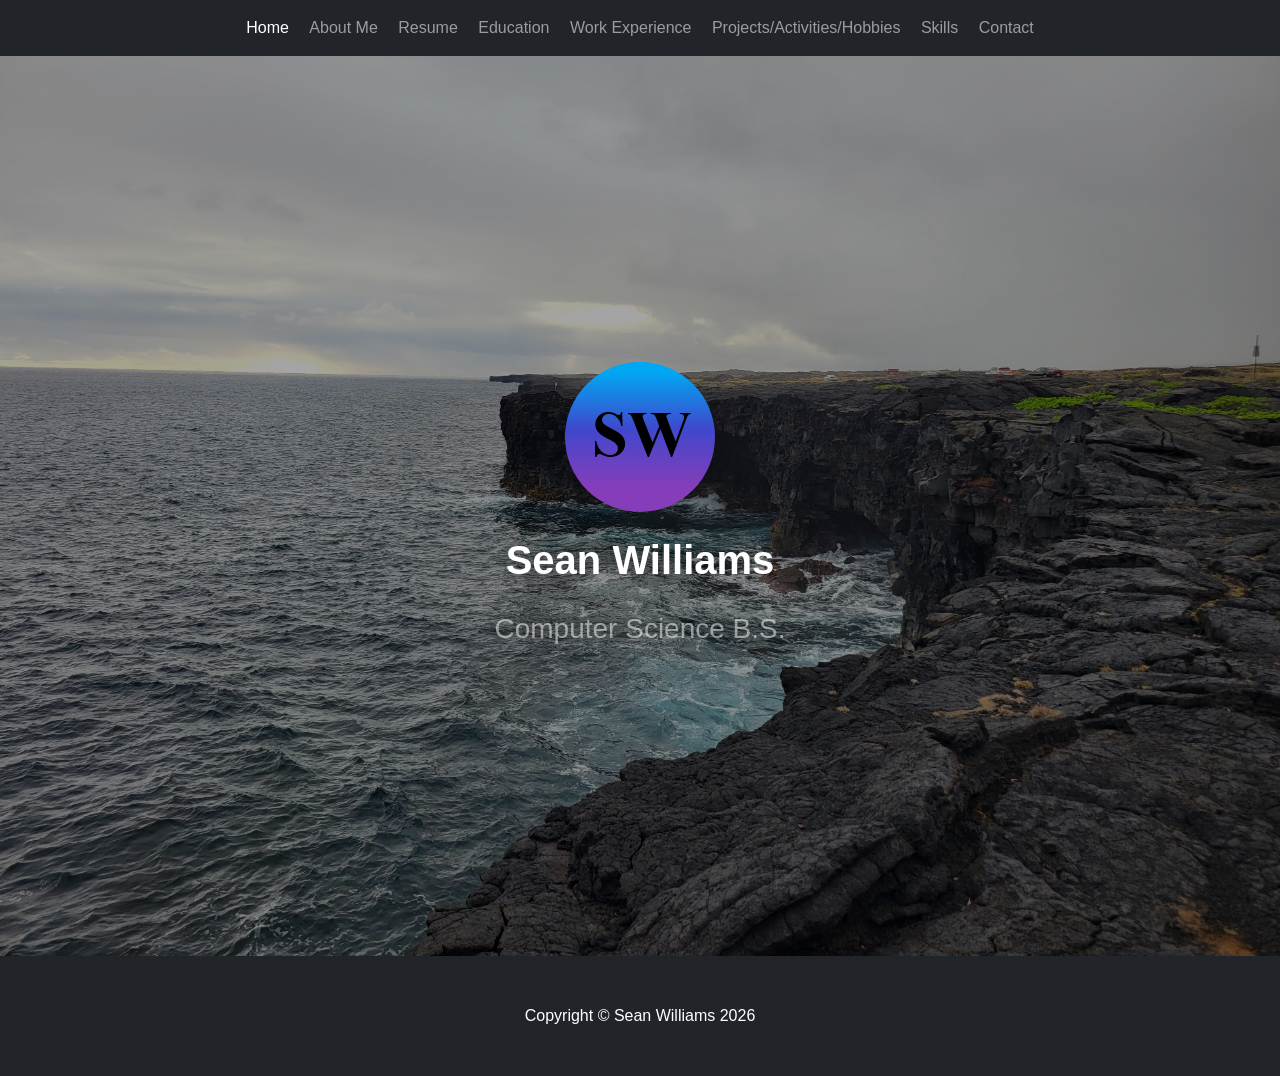
<file: index.html>
<!DOCTYPE html>
<html lang="en">
    <head>
        <meta charset="utf-8" />
        <meta name="viewport" content="width=device-width, initial-scale=1, shrink-to-fit=no" />
        <meta name="description" content="" />
        <meta name="author" content="Sean Williams" />
        <title>Sean Williams Professional Website</title>
        <!-- Favicon-->
        <link rel="icon" type="image/x-icon" href="assets/favicon.ico" />
        <!-- Core theme CSS (includes Bootstrap)-->
        <link href="css/styles.css" rel="stylesheet" />
        <link href="css/bg.css" rel="stylesheet" />
    </head>
    <body>
        <!-- Responsive navbar-->
        <nav class="navbar navbar-expand-lg navbar-dark bg-dark">
            <div class="container">
                <button class="navbar-toggler" type="button" data-bs-toggle="collapse" data-bs-target="#navbarSupportedContent" aria-controls="navbarSupportedContent" aria-expanded="false" aria-label="Toggle navigation"><span class="navbar-toggler-icon"></span></button>
                <div class="collapse navbar-collapse" id="navbarSupportedContent">
                    <ul class="navbar-nav ms-auto mb-2 mb-lg-0">
                        <li class="nav-item"><a class="nav-link active" aria-current="page" href="index.html">Home</a></li>
                        <li class="nav-item"><a class="nav-link" href="about.html">About Me</a></li>
                        <li class="nav-item"><a class="nav-link" href="resume.html">Resume</a></li>
                        <li class="nav-item"><a class="nav-link" href="education.html">Education</a></li>
                        <li class="nav-item"><a class="nav-link" href="work.html">Work Experience</a></li>
                        <li class="nav-item"><a class="nav-link" href="projects.html">Projects/Activities/Hobbies</a></li>
                        <li class="nav-item"><a class="nav-link" href="skills.html">Skills</a></li>
                        <li class="nav-item"><a class="nav-link" href="contact.html">Contact</a></li>
                    </ul>
                </div>
            </div>
        </nav>
        <!-- Header - set the background image for the header in the line below-->
        <header class="intro">
        <div class="intro-body">
            <div class="text-center my-5">
                <img class="img-fluid rounded-circle mb-4" src="assets/img/headshot.png" alt="..." />
                <h1 class="text-white fs-1 fw-bolder">Sean Williams</h1>
                <p class="text-white-50 mb-0 fs-3">Computer Science B.S.</p>
            </div>
        </div>
    </header>
        <!-- Footer-->
        <footer class="py-5 bg-dark">
            <div class="container"><p class="m-0 text-center text-white">Copyright &copy; Sean Williams 2026</p></div>
        </footer>
        <!-- Bootstrap core JS-->
        <script src="https://cdn.jsdelivr.net/npm/bootstrap@5.2.3/dist/js/bootstrap.bundle.min.js"></script>
        <!-- Core theme JS-->
        <script src="js/scripts.js"></script>
    </body>
</html>
</file>
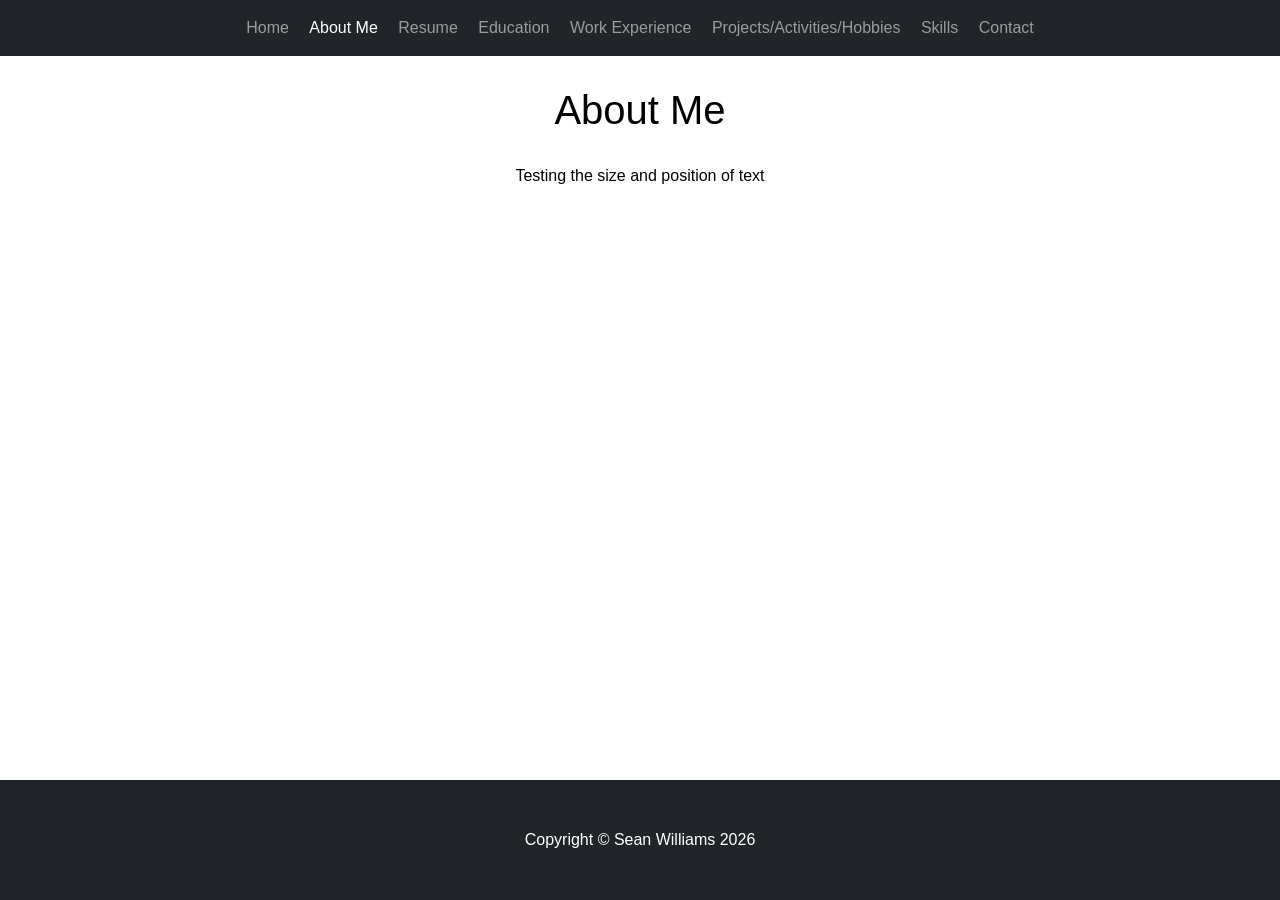
<file: about.html>
<!DOCTYPE html>
<html lang="en">
    <head>
        <meta charset="utf-8" />
        <meta name="viewport" content="width=device-width, initial-scale=1, shrink-to-fit=no" />
        <meta name="description" content="" />
        <meta name="author" content="Sean Williams" />
        <title>Sean Williams Professional Website</title>
        <!-- Favicon-->
        <link rel="icon" type="image/x-icon" href="assets/favicon.ico" />
        <!-- Core theme CSS (includes Bootstrap)-->
        <link href="css/styles.css" rel="stylesheet" />
        <link href="css/bg.css" rel="stylesheet" />
    </head>
    <body>
        <div class="footer">
        <!-- Responsive navbar-->
        <nav class="navbar navbar-expand-lg navbar-dark bg-dark">
            <div class="container">
                <button class="navbar-toggler" type="button" data-bs-toggle="collapse" data-bs-target="#navbarSupportedContent" aria-controls="navbarSupportedContent" aria-expanded="false" aria-label="Toggle navigation"><span class="navbar-toggler-icon"></span></button>
                <div class="collapse navbar-collapse" id="navbarSupportedContent">
                    <ul class="navbar-nav ms-auto mb-2 mb-lg-0">
                        <li class="nav-item"><a class="nav-link" aria-current="page" href="index.html">Home</a></li>
                        <li class="nav-item"><a class="nav-link active" href="about.html">About Me</a></li>
                        <li class="nav-item"><a class="nav-link" href="resume.html">Resume</a></li>
                        <li class="nav-item"><a class="nav-link" href="education.html">Education</a></li>
                        <li class="nav-item"><a class="nav-link" href="work.html">Work Experience</a></li>
                        <li class="nav-item"><a class="nav-link" href="projects.html">Projects/Activities/Hobbies</a></li>
                        <li class="nav-item"><a class="nav-link" href="skills.html">Skills</a></li>
                        <li class="nav-item"><a class="nav-link" href="contact.html">Contact</a></li>
                    </ul>
                </div>
            </div>
        </nav>
        <!-- Header - set the background image for the header in the line below-->
        <header>
            <div class = "spaced">
                <h1>About Me</h1>
            </div>
            <p>Testing the size and position of text</p>
        </header>
        </div>
        <!-- Footer-->
        <footer class="py-5 bg-dark">
            <div class="container"><p class="m-0 text-center text-white">Copyright &copy; Sean Williams 2026</p></div>
        </footer>
        <!-- Bootstrap core JS-->
        <script src="https://cdn.jsdelivr.net/npm/bootstrap@5.2.3/dist/js/bootstrap.bundle.min.js"></script>
        <!-- Core theme JS-->
        <script src="js/scripts.js"></script>
    </body>
</html>
</file>
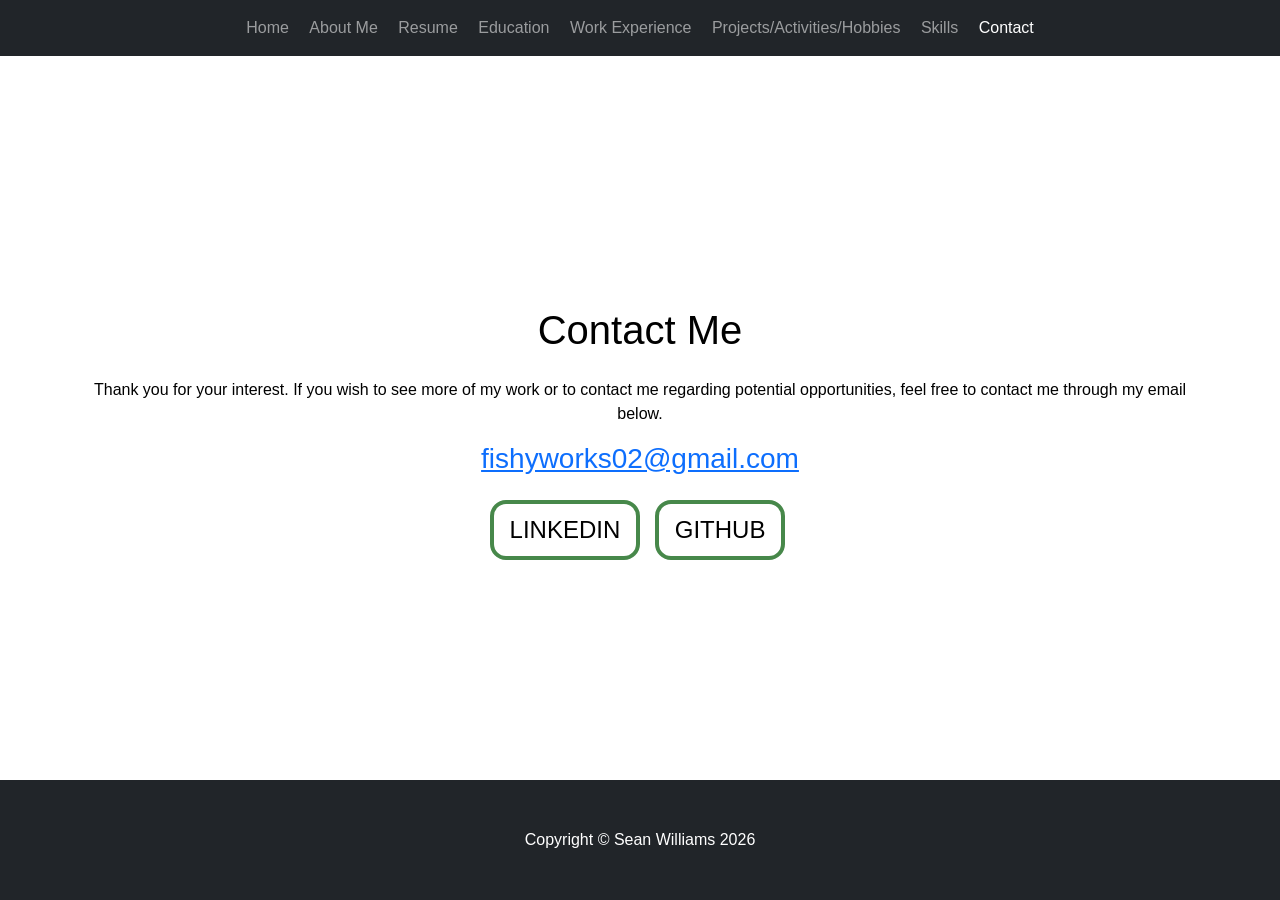
<file: contact.html>
<!DOCTYPE html>
<html lang="en">
    <head>
        <meta charset="utf-8" />
        <meta name="viewport" content="width=device-width, initial-scale=1, shrink-to-fit=no" />
        <meta name="description" content="" />
        <meta name="author" content="Sean Williams" />
        <title>Sean Williams Professional Website</title>
        <!-- Favicon-->
        <link rel="icon" type="image/x-icon" href="assets/favicon.ico" />
        <!-- Core theme CSS (includes Bootstrap)-->
        <link href="css/styles.css" rel="stylesheet" />
        <link href="css/bg.css" rel="stylesheet" />
    </head>
    <body>
        <div class="footer">
        <!-- Responsive navbar-->
        <nav class="navbar navbar-expand-lg navbar-dark bg-dark">
            <div class="container">
                <button class="navbar-toggler" type="button" data-bs-toggle="collapse" data-bs-target="#navbarSupportedContent" aria-controls="navbarSupportedContent" aria-expanded="false" aria-label="Toggle navigation"><span class="navbar-toggler-icon"></span></button>
                <div class="collapse navbar-collapse" id="navbarSupportedContent">
                    <ul class="navbar-nav ms-auto mb-2 mb-lg-0">
                        <li class="nav-item"><a class="nav-link" aria-current="page" href="index.html">Home</a></li>
                        <li class="nav-item"><a class="nav-link" href="about.html">About Me</a></li>
                        <li class="nav-item"><a class="nav-link" href="resume.html">Resume</a></li>
                        <li class="nav-item"><a class="nav-link" href="education.html">Education</a></li>
                        <li class="nav-item"><a class="nav-link" href="work.html">Work Experience</a></li>
                        <li class="nav-item"><a class="nav-link" href="projects.html">Projects/Activities/Hobbies</a></li>
                        <li class="nav-item"><a class="nav-link" href="skills.html">Skills</a></li>
                        <li class="nav-item"><a class="nav-link active" href="contact.html">Contact</a></li>
                    </ul>
                </div>
            </div>
        </nav>
        <!-- Header - set the background image for the header in the line below-->
         <section id="contact" class="container content-section text-center">
            <div class="row">
                <div>
                    <h1>Contact Me</h1>
                    <p>Thank you for your interest. If you wish to see more of my work or to contact me regarding potential opportunities, feel free to contact me through my email below.</p>
                    </p>
                    <h3>
                        <p><a href="mailto:fishyworks02@gmail.com">fishyworks02@gmail.com</a>
                    </h3>
                    <ul class="list-inline banner-social-buttons">
                        <li>
                            <a href="https://www.linkedin.com/in/sean-taylor-williams/" class="btn btn-default btn-lg"> <span>Linkedin</span></a>
                        </li>
                        <li>
                            <a href="https://github.com/SeanFishy" class="btn btn-default btn-lg"> <span>Github</span></a>
                        </li>
                        <!--<li>
                            <a href="https://plus.google.com/+Startbootstrap/posts" class="btn btn-default btn-lg"><i class="fa fa-google-plus fa-fw"></i> <span>Google+</span></a>
                        </li>-->
                    </ul>
                </div>
            </div>
        </section>
        </div>
        <!-- Footer-->
        <footer class="main-footer py-5 bg-dark">
            <div class="container"><p class="m-0 text-center text-white">Copyright &copy; Sean Williams 2026</p></div>
        </footer>
        <!-- Bootstrap core JS-->
        <script src="https://cdn.jsdelivr.net/npm/bootstrap@5.2.3/dist/js/bootstrap.bundle.min.js"></script>
        <!-- Core theme JS-->
        <script src="js/scripts.js"></script>
    </body>
</html>
</file>
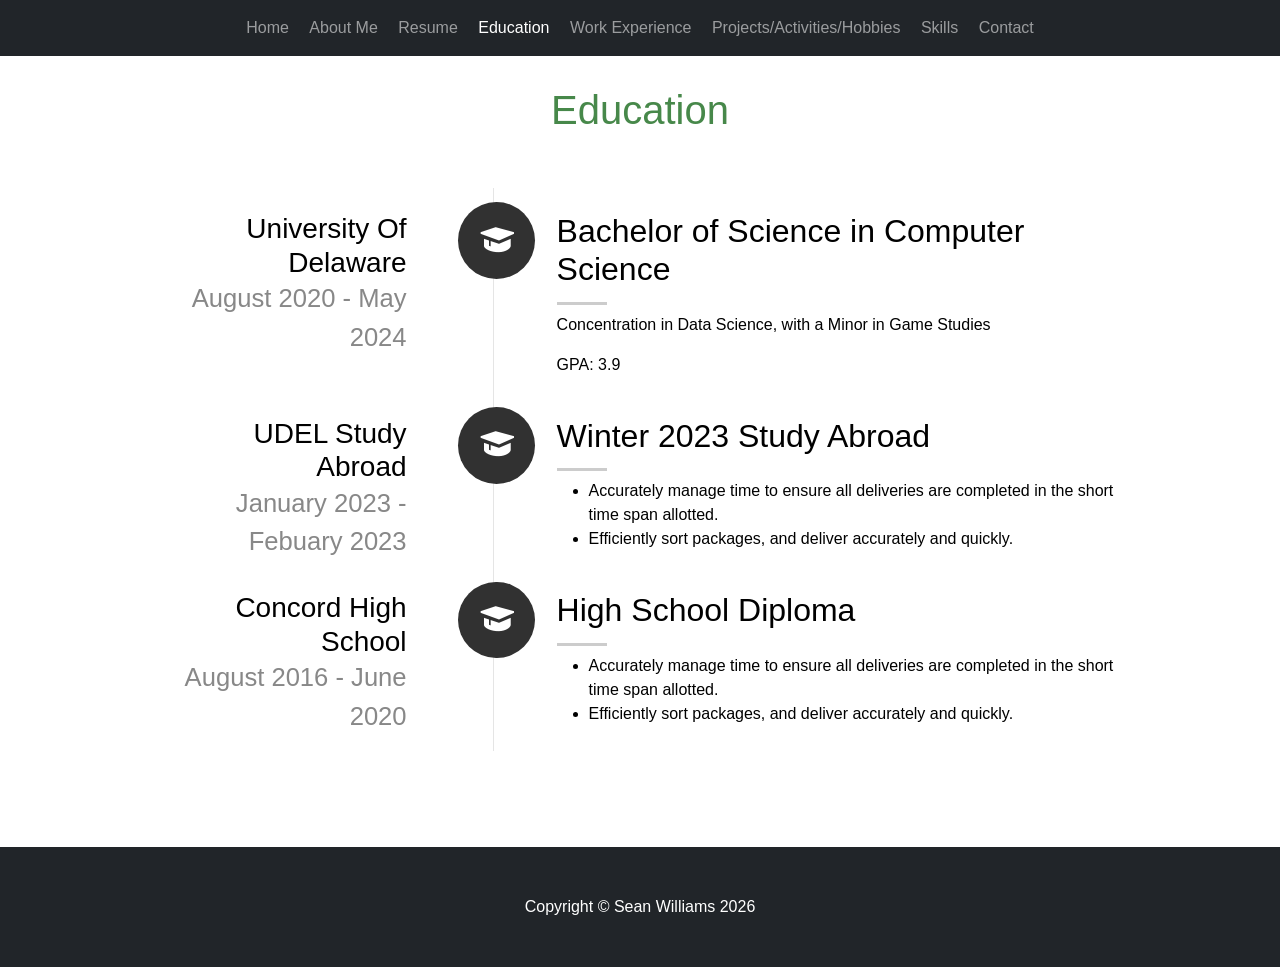
<file: education.html>
<!DOCTYPE html>
<html lang="en">
    <head>
        <meta charset="utf-8" />
        <meta name="viewport" content="width=device-width, initial-scale=1, shrink-to-fit=no" />
        <meta name="description" content="" />
        <meta name="author" content="Sean Williams" />
        <title>Sean Williams Professional Website</title>
        <!-- Favicon-->
        <link rel="icon" type="image/x-icon" href="assets/favicon.ico" />
        <!-- Core theme CSS (includes Bootstrap)-->
        <link href="css/styles.css" rel="stylesheet" />
        <link href="css/bg.css" rel="stylesheet" />
        <link href='https://unpkg.com/boxicons@2.1.4/css/boxicons.min.css' rel='stylesheet'>
    </head>
    <body>
        <div class="footer">
        <!-- Responsive navbar-->
        <nav class="navbar navbar-expand-lg navbar-dark bg-dark">
            <div class="container">
                <button class="navbar-toggler" type="button" data-bs-toggle="collapse" data-bs-target="#navbarSupportedContent" aria-controls="navbarSupportedContent" aria-expanded="false" aria-label="Toggle navigation"><span class="navbar-toggler-icon"></span></button>
                <div class="collapse navbar-collapse" id="navbarSupportedContent">
                    <ul class="navbar-nav ms-auto mb-2 mb-lg-0">
                        <li class="nav-item"><a class="nav-link" aria-current="page" href="index.html">Home</a></li>
                        <li class="nav-item"><a class="nav-link" href="about.html">About Me</a></li>
                        <li class="nav-item"><a class="nav-link" href="resume.html">Resume</a></li>
                        <li class="nav-item"><a class="nav-link active" href="education.html">Education</a></li>
                        <li class="nav-item"><a class="nav-link" href="work.html">Work Experience</a></li>
                        <li class="nav-item"><a class="nav-link" href="projects.html">Projects/Activities/Hobbies</a></li>
                        <li class="nav-item"><a class="nav-link" href="skills.html">Skills</a></li>
                        <li class="nav-item"><a class="nav-link" href="contact.html">Contact</a></li>
                    </ul>
                </div>
            </div>
        </nav>
        <!-- Education Section -->
        <section id="resume">

            <div class="spaced">
                <h1 class="resume-header">Education</h1>
            </div><!-- Intro Header -->

            <!-- Education
            ----------------------------------------------- -->
            <div class="row resume-timeline">

                <div class="timeline-wrap">

                        <div class="timeline-block"> 

                        <div class="timeline-ico">
                            <i class='bx bxs-graduation'></i>
                        </div>

                        <div class="timeline-header">
                            <h3>University Of Delaware</h3>
                            <p>August 2020 - May 2024</p>
                        </div>

                        <div class="timeline-content">
                            <h4>Bachelor of Science in Computer Science</h4>
                            <p>Concentration in Data Science, with a Minor in Game Studies</p>
                            <p>GPA: 3.9</p>
                        </div>

                    </div> <!-- /timeline-block -->

                    <div class="timeline-block"> 

                        <div class="timeline-ico">
                            <i class='bx bxs-graduation'></i>
                        </div>

                        <div class="timeline-header">
                            <h3>UDEL Study Abroad</h3>
                            <p>January 2023 - Febuary 2023</p>
                        </div>

                        <div class="timeline-content">
                            <h4>Winter 2023 Study Abroad</h4>
                            <ul>
                            <li>Accurately manage time to ensure all deliveries are completed in the short time span allotted.</li>
                            <li>Efficiently sort packages, and deliver accurately and quickly.</li>
                            </ul>
                        </div>

                    </div> <!-- /timeline-block -->


                    <div class="timeline-block"> 

                        <div class="timeline-ico">
                            <i class='bx bxs-graduation'></i>
                        </div>

                        <div class="timeline-header">
                            <h3>Concord High School</h3>
                            <p>August 2016 - June 2020</p>
                        </div>

                        <div class="timeline-content">
                            <h4>High School Diploma</h4>
                            <ul>
                            <li>Accurately manage time to ensure all deliveries are completed in the short time span allotted.</li>
                            <li>Efficiently sort packages, and deliver accurately and quickly.</li>
                            </ul>
                        </div>

                    </div> <!-- /timeline-block -->

                </div> <!-- /timeline-wrap -->
                
            </div> <!-- /resume-timeline -->
        </section>
    </div>
        <!-- Footer-->
        <footer class="py-5 bg-dark">
            <div class="container"><p class="m-0 text-center text-white">Copyright &copy; Sean Williams 2026</p></div>
        </footer>
        <!-- Bootstrap core JS-->
        <script src="https://cdn.jsdelivr.net/npm/bootstrap@5.2.3/dist/js/bootstrap.bundle.min.js"></script>
        <!-- Core theme JS-->
        <script src="js/scripts.js"></script>
    </body>
</html>
</file>
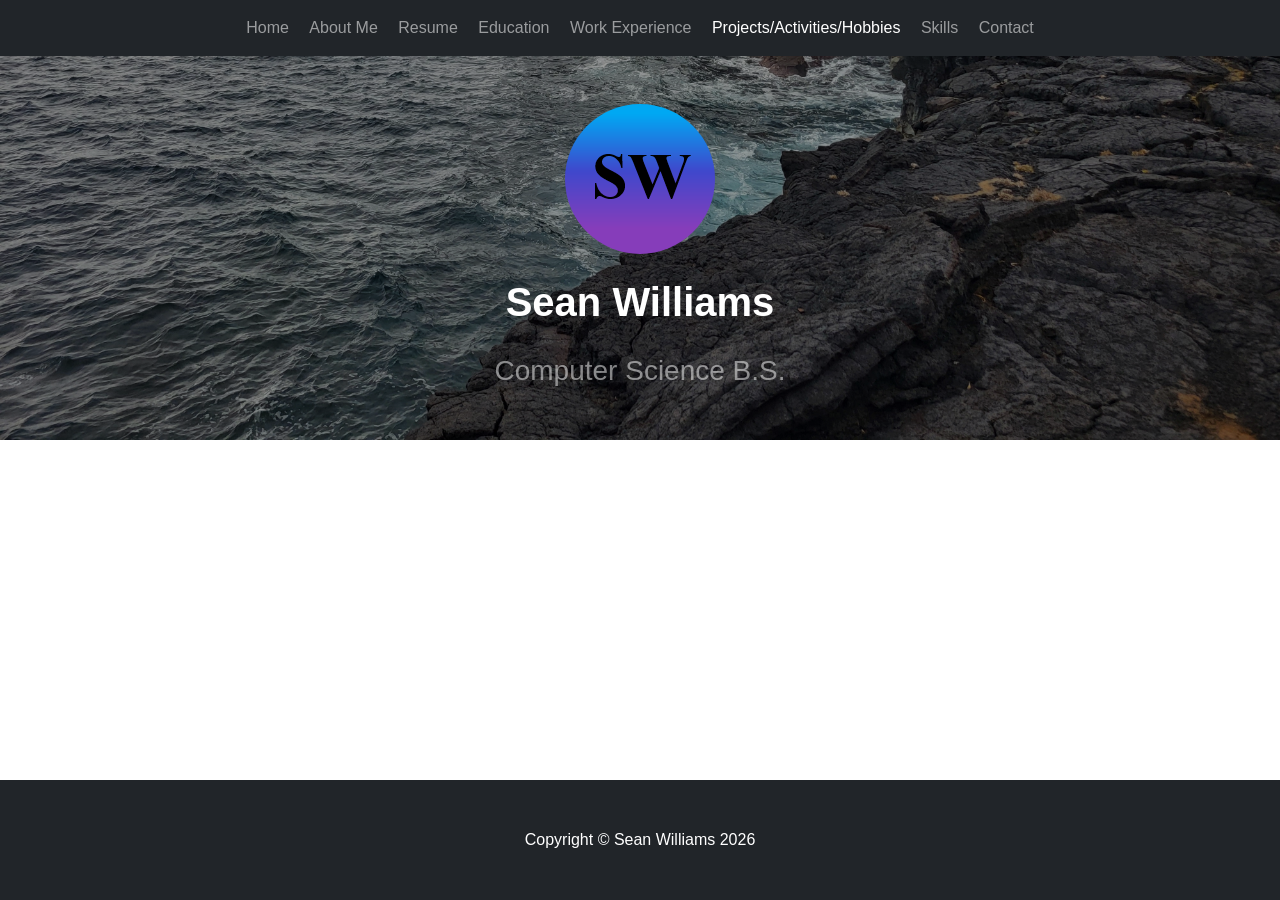
<file: projects.html>
<!DOCTYPE html>
<html lang="en">
    <head>
        <meta charset="utf-8" />
        <meta name="viewport" content="width=device-width, initial-scale=1, shrink-to-fit=no" />
        <meta name="description" content="" />
        <meta name="author" content="Sean Williams" />
        <title>Sean Williams Professional Website</title>
        <!-- Favicon-->
        <link rel="icon" type="image/x-icon" href="assets/favicon.ico" />
        <!-- Core theme CSS (includes Bootstrap)-->
        <link href="css/styles.css" rel="stylesheet" />
        <link href="css/bg.css" rel="stylesheet" />
    </head>
    <body>
        <div class="footer">
        <!-- Responsive navbar-->
        <nav class="navbar navbar-expand-lg navbar-dark bg-dark">
            <div class="container">
                <button class="navbar-toggler" type="button" data-bs-toggle="collapse" data-bs-target="#navbarSupportedContent" aria-controls="navbarSupportedContent" aria-expanded="false" aria-label="Toggle navigation"><span class="navbar-toggler-icon"></span></button>
                <div class="collapse navbar-collapse" id="navbarSupportedContent">
                    <ul class="navbar-nav ms-auto mb-2 mb-lg-0">
                        <li class="nav-item"><a class="nav-link" aria-current="page" href="index.html">Home</a></li>
                        <li class="nav-item"><a class="nav-link" href="about.html">About Me</a></li>
                        <li class="nav-item"><a class="nav-link" href="resume.html">Resume</a></li>
                        <li class="nav-item"><a class="nav-link" href="education.html">Education</a></li>
                        <li class="nav-item"><a class="nav-link" href="work.html">Work Experience</a></li>
                        <li class="nav-item"><a class="nav-link active" href="projects.html">Projects/Activities/Hobbies</a></li>
                        <li class="nav-item"><a class="nav-link" href="skills.html">Skills</a></li>
                        <li class="nav-item"><a class="nav-link" href="contact.html">Contact</a></li>
                    </ul>
                </div>
            </div>
        </nav>
        <!-- Header - set the background image for the header in the line below-->
        <header class="intro">
        <div class="intro-body">
            <div class="text-center my-5">
                <img class="img-fluid rounded-circle mb-4" src="assets/img/headshot.png" alt="..." />
                <h1 class="text-white fs-1 fw-bolder">Sean Williams</h1>
                <p class="text-white-50 mb-0 fs-3">Computer Science B.S.</p>
            </div>
        </div>
    </header>
    </div>
        <!-- Footer-->
        <footer class="py-5 bg-dark">
            <div class="container"><p class="m-0 text-center text-white">Copyright &copy; Sean Williams 2026</p></div>
        </footer>
        <!-- Bootstrap core JS-->
        <script src="https://cdn.jsdelivr.net/npm/bootstrap@5.2.3/dist/js/bootstrap.bundle.min.js"></script>
        <!-- Core theme JS-->
        <script src="js/scripts.js"></script>
    </body>
</html>
</file>
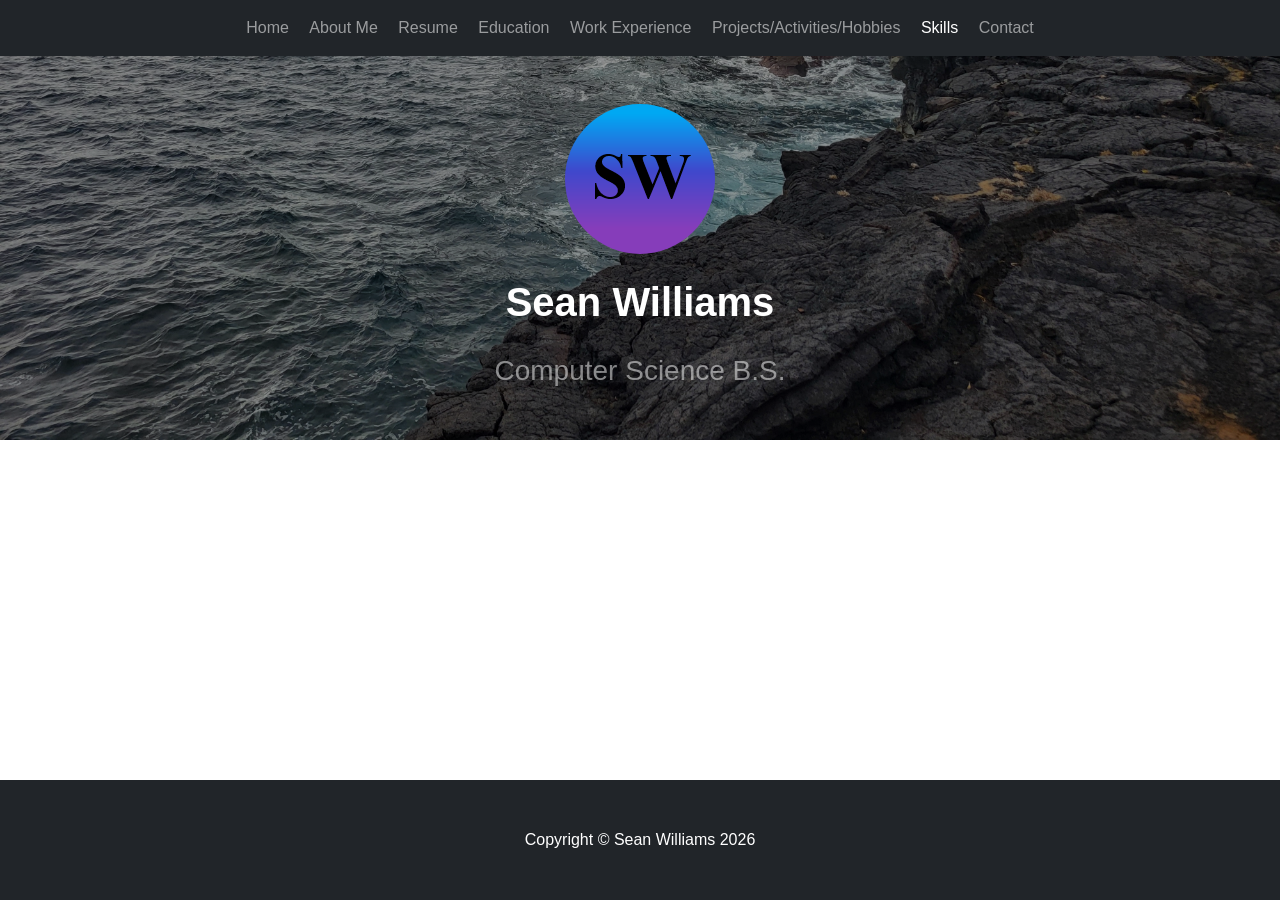
<file: skills.html>
<!DOCTYPE html>
<html lang="en">
    <head>
        <meta charset="utf-8" />
        <meta name="viewport" content="width=device-width, initial-scale=1, shrink-to-fit=no" />
        <meta name="description" content="" />
        <meta name="author" content="Sean Williams" />
        <title>Sean Williams Professional Website</title>
        <!-- Favicon-->
        <link rel="icon" type="image/x-icon" href="assets/favicon.ico" />
        <!-- Core theme CSS (includes Bootstrap)-->
        <link href="css/styles.css" rel="stylesheet" />
        <link href="css/bg.css" rel="stylesheet" />
    </head>
    <body>
        <div class="footer">
        <!-- Responsive navbar-->
        <nav class="navbar navbar-expand-lg navbar-dark bg-dark">
            <div class="container">
                <button class="navbar-toggler" type="button" data-bs-toggle="collapse" data-bs-target="#navbarSupportedContent" aria-controls="navbarSupportedContent" aria-expanded="false" aria-label="Toggle navigation"><span class="navbar-toggler-icon"></span></button>
                <div class="collapse navbar-collapse" id="navbarSupportedContent">
                    <ul class="navbar-nav ms-auto mb-2 mb-lg-0">
                        <li class="nav-item"><a class="nav-link" aria-current="page" href="index.html">Home</a></li>
                        <li class="nav-item"><a class="nav-link" href="about.html">About Me</a></li>
                        <li class="nav-item"><a class="nav-link" href="resume.html">Resume</a></li>
                        <li class="nav-item"><a class="nav-link" href="education.html">Education</a></li>
                        <li class="nav-item"><a class="nav-link" href="work.html">Work Experience</a></li>
                        <li class="nav-item"><a class="nav-link" href="projects.html">Projects/Activities/Hobbies</a></li>
                        <li class="nav-item"><a class="nav-link active" href="skills.html">Skills</a></li>
                        <li class="nav-item"><a class="nav-link" href="contact.html">Contact</a></li>
                    </ul>
                </div>
            </div>
        </nav>
        <!-- Header - set the background image for the header in the line below-->
        <header class="intro">
        <div class="intro-body">
            <div class="text-center my-5">
                <img class="img-fluid rounded-circle mb-4" src="assets/img/headshot.png" alt="..." />
                <h1 class="text-white fs-1 fw-bolder">Sean Williams</h1>
                <p class="text-white-50 mb-0 fs-3">Computer Science B.S.</p>
            </div>
        </div>
    </header>
    </div>
        <!-- Footer-->
        <footer class="py-5 bg-dark">
            <div class="container"><p class="m-0 text-center text-white">Copyright &copy; Sean Williams 2026</p></div>
        </footer>
        <!-- Bootstrap core JS-->
        <script src="https://cdn.jsdelivr.net/npm/bootstrap@5.2.3/dist/js/bootstrap.bundle.min.js"></script>
        <!-- Core theme JS-->
        <script src="js/scripts.js"></script>
    </body>
</html>
</file>
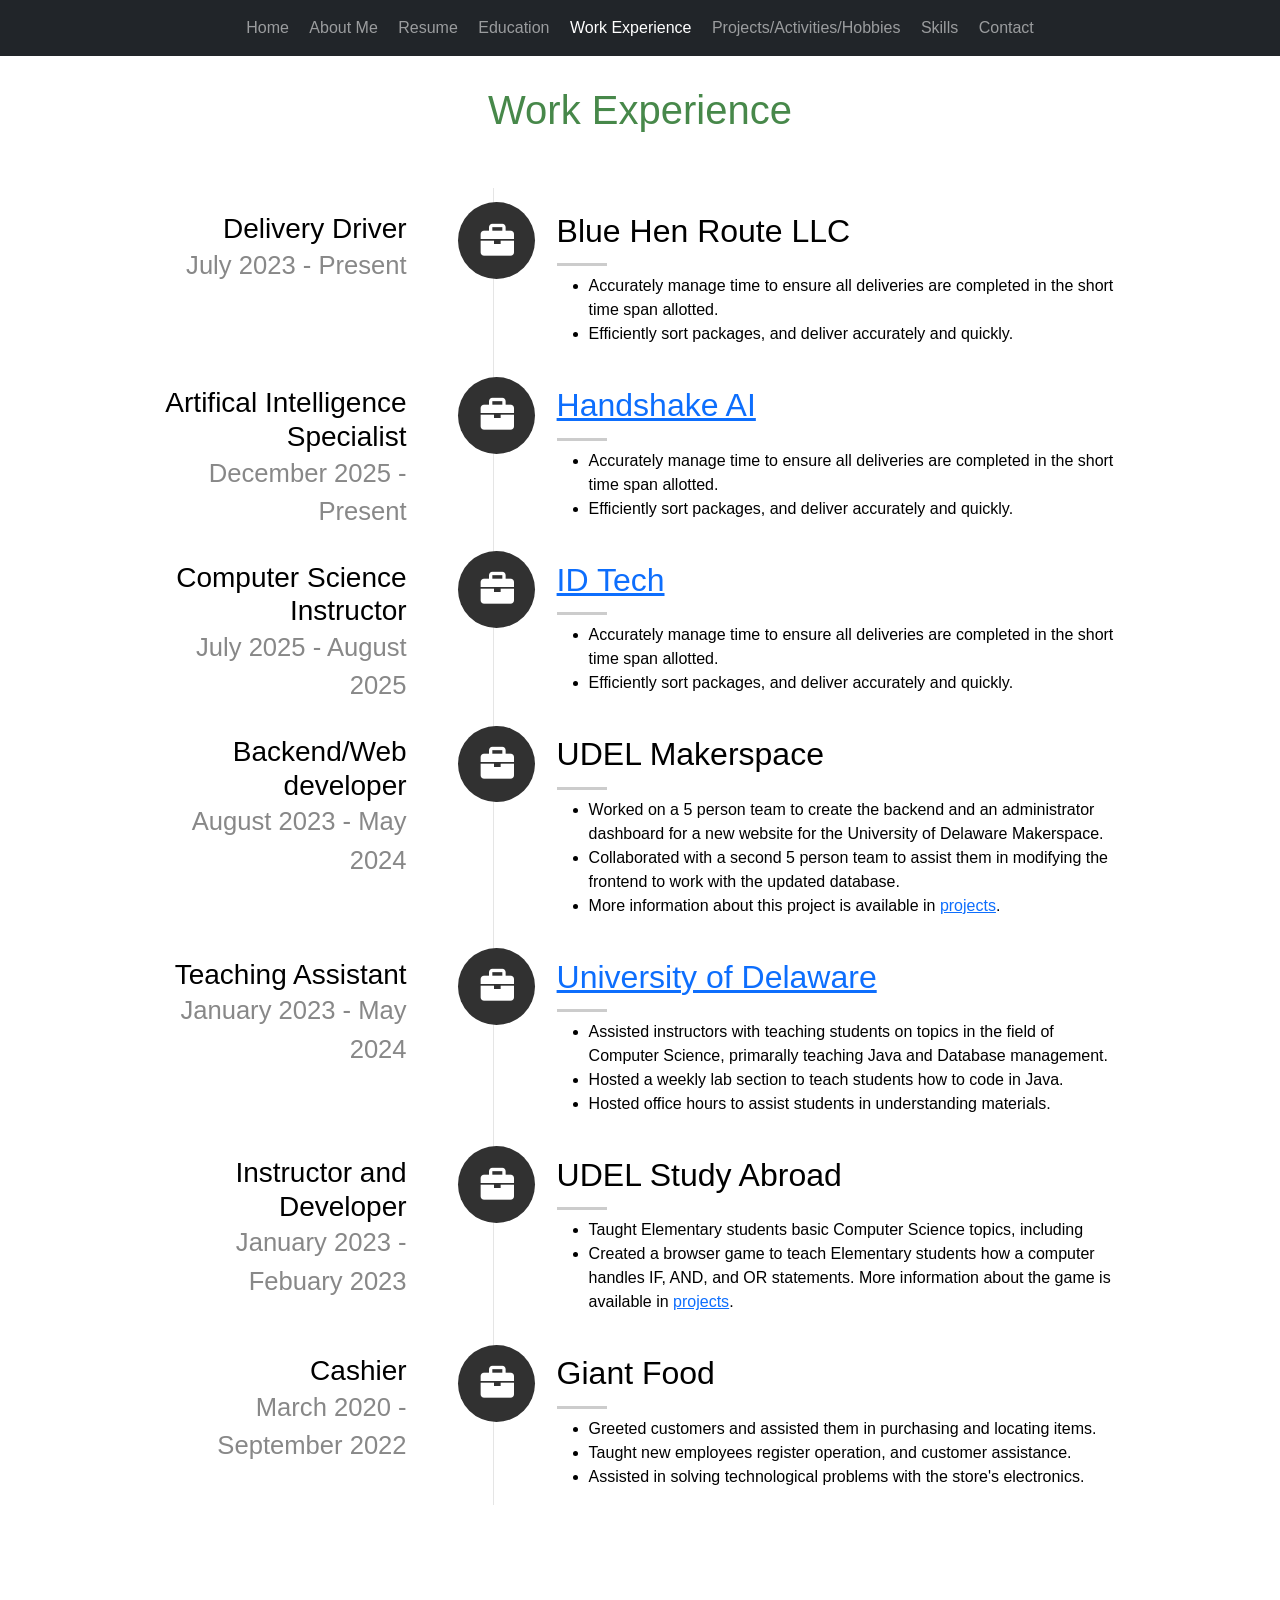
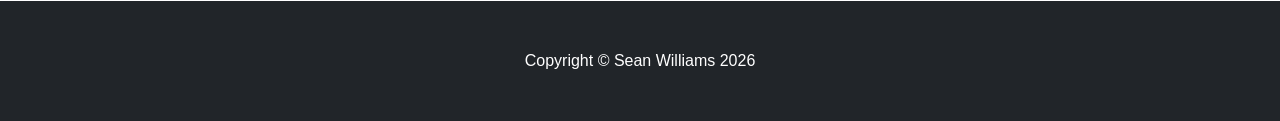
<file: work.html>
<!DOCTYPE html>
<html lang="en">
    <head>
        <meta charset="utf-8" />
        <meta name="viewport" content="width=device-width, initial-scale=1, shrink-to-fit=no" />
        <meta name="description" content="" />
        <meta name="author" content="Sean Williams" />
        <title>Sean Williams Professional Website</title>
        <!-- Favicon-->
        <link rel="icon" type="image/x-icon" href="assets/favicon.ico" />
        <!-- Core theme CSS (includes Bootstrap)-->
        <link href="css/styles.css" rel="stylesheet" />
        <link href="css/bg.css" rel="stylesheet" />
        <link href='https://unpkg.com/boxicons@2.1.4/css/boxicons.min.css' rel='stylesheet'>
    </head>
    <body>
        <div class="footer">
        <!-- Responsive navbar-->
        <nav class="navbar navbar-expand-lg navbar-dark bg-dark">
            <div class="container">
                <button class="navbar-toggler" type="button" data-bs-toggle="collapse" data-bs-target="#navbarSupportedContent" aria-controls="navbarSupportedContent" aria-expanded="false" aria-label="Toggle navigation"><span class="navbar-toggler-icon"></span></button>
                <div class="collapse navbar-collapse" id="navbarSupportedContent">
                    <ul class="navbar-nav ms-auto mb-2 mb-lg-0">
                        <li class="nav-item"><a class="nav-link" aria-current="page" href="index.html">Home</a></li>
                        <li class="nav-item"><a class="nav-link" href="about.html">About Me</a></li>
                        <li class="nav-item"><a class="nav-link" href="resume.html">Resume</a></li>
                        <li class="nav-item"><a class="nav-link" href="education.html">Education</a></li>
                        <li class="nav-item"><a class="nav-link active" href="work.html">Work Experience</a></li>
                        <li class="nav-item"><a class="nav-link" href="projects.html">Projects/Activities/Hobbies</a></li>
                        <li class="nav-item"><a class="nav-link" href="skills.html">Skills</a></li>
                        <li class="nav-item"><a class="nav-link" href="contact.html">Contact</a></li>
                    </ul>
                </div>
            </div>
        </nav>
        <!-- Work Experience Section -->
        <section id="resume">

            <div class="spaced">
                <h1 class="resume-header">Work Experience</h1>
            </div><!-- Intro Header -->

            <!-- Work experience 
            ----------------------------------------------- -->
            <div class="row resume-timeline">

                <div class="timeline-wrap">

                        <div class="timeline-block"> 

                        <div class="timeline-ico">
                            <i class='bx bxs-briefcase'></i>
                        </div>

                        <div class="timeline-header">
                            <h3>Delivery Driver</h3>
                            <p>July 2023 - Present</p>
                        </div>

                        <div class="timeline-content">
                            <h4>Blue Hen Route LLC</h4>
                            <ul>
                            <li>Accurately manage time to ensure all deliveries are completed in the short time span allotted.</li>
                            <li>Efficiently sort packages, and deliver accurately and quickly.</li>
                            </ul>
                        </div>

                    </div> <!-- /timeline-block -->

                    <div class="timeline-block"> 

                        <div class="timeline-ico">
                            <i class='bx bxs-briefcase'></i>
                        </div>

                        <div class="timeline-header">
                            <h3>Artifical Intelligence Specialist</h3>
                            <p>December 2025 - Present</p>
                        </div>

                        <div class="timeline-content">
                            <h4><a href="https://joinhandshake.com/ai" target="_blank">Handshake AI</a></h4>
                            <ul>
                            <li>Accurately manage time to ensure all deliveries are completed in the short time span allotted.</li>
                            <li>Efficiently sort packages, and deliver accurately and quickly.</li>
                            </ul>
                        </div>

                    </div> <!-- /timeline-block -->


                    <div class="timeline-block"> 

                        <div class="timeline-ico">
                            <i class='bx bxs-briefcase'></i>
                        </div>

                        <div class="timeline-header">
                            <h3>Computer Science Instructor</h3>
                            <p>July 2025 - August 2025</p>
                        </div>

                        <div class="timeline-content">
                            <h4><a href="https://www.idtech.com/" target="_blank">ID Tech</a></h4>
                            <ul>
                            <li>Accurately manage time to ensure all deliveries are completed in the short time span allotted.</li>
                            <li>Efficiently sort packages, and deliver accurately and quickly.</li>
                            </ul>
                        </div>

                    </div> <!-- /timeline-block -->

                    <div class="timeline-block">

                        <div class="timeline-ico">
                            <i class='bx bxs-briefcase'></i>
                        </div>

                        <div class="timeline-header">
                            <h3>Backend/Web developer</h3>
                            <p>August 2023 - May 2024</p>
                        </div>

                        <div class="timeline-content">
                            <h4>UDEL Makerspace</h4>
                            <ul>
                            <li>Worked on a 5 person team to create the backend and an administrator dashboard for a new website for the University of Delaware Makerspace.</li>
                            <li>Collaborated with a second 5 person team to assist them in modifying the frontend to work with the updated database.</li>
                            <li>More information about this project is available in <a href="projects.html" title="projects" class="smoothscroll">projects</a>.</li>
                            </ul>
                        </p>
                        </div>

                    </div> <!-- /timeline-block -->

                    <div class="timeline-block"> 

                        <div class="timeline-ico">
                            <i class='bx bxs-briefcase'></i>
                        </div>

                        <div class="timeline-header">
                            <h3>Teaching Assistant</h3>
                            <p>January 2023 - May 2024</p>
                        </div>

                        <div class="timeline-content">
                            <h4><a href="https://www.udel.edu/" target="_blank">University of Delaware</a></h4>
                            <ul>
                            <li>Assisted instructors with teaching students on topics in the field of Computer Science, primarally teaching Java and Database management.</li>
                            <li>Hosted a weekly lab section to teach students how to code in Java.</li>
                            <li>Hosted office hours to assist students in understanding materials.</li>
                            </ul>
                        </div>

                    </div> <!-- /timeline-block -->

                    <div class="timeline-block"> 

                        <div class="timeline-ico">
                            <i class='bx bxs-briefcase'></i>
                        </div>

                        <div class="timeline-header">
                            <h3>Instructor and Developer</h3>
                            <p>January 2023 - Febuary 2023</p>
                        </div>

                        <div class="timeline-content">
                            <h4>UDEL Study Abroad</h4>
                            <ul>
                            <li>Taught Elementary students basic Computer Science topics, including </li>
                            <li>Created a browser game to teach Elementary students how a computer handles IF, AND, and OR statements. More information about the game is available in <a href="projects.html" title="projects" class="smoothscroll">projects</a>.</li>
                            </ul>
                            </p>
                        </div>

                    </div> <!-- /timeline-block -->

                    <div class="timeline-block">

                        <div class="timeline-ico">
                            <i class='bx bxs-briefcase'></i>
                        </div>

                        <div class="timeline-header">
                            <h3>Cashier</h3>
                            <p>March 2020 - September 2022</p>
                        </div>

                        <div class="timeline-content">
                            <h4>Giant Food</h4>
                            <ul>
                            <li>Greeted customers and assisted them in purchasing and locating items.</li>
                            <li>Taught new employees register operation, and customer assistance.</li>
                            <li>Assisted in solving technological problems with the store's electronics.</li>
                            </ul>
                        </div>

                    </div> <!-- /timeline-block -->

                </div> <!-- /timeline-wrap -->            
                
            </div> <!-- End of Full Work Section -->
        </section>
    </div>
        <!-- Footer-->
        <footer class="py-5 bg-dark">
            <div class="container"><p class="m-0 text-center text-white">Copyright &copy; Sean Williams 2026</p></div>
        </footer>
        <!-- Bootstrap core JS-->
        <script src="https://cdn.jsdelivr.net/npm/bootstrap@5.2.3/dist/js/bootstrap.bundle.min.js"></script>
        <!-- Core theme JS-->
        <script src="js/scripts.js"></script>
    </body>
</html>
</file>
<file: css/bg.css>
@charset "UTF-8";

.bg
{
  width: 100%;
  z-index: 0;
}

body {
    width: 100%;
    height: 100%;
    font-family: Lora,"Helvetica Neue",Helvetica,Arial,sans-serif;
    color: #000000;
    background-color: #ffffff;
    text-align: center;
}

html {
    width: 100%;
    height: 100%;
}

.intro {
    display: table;
    width: 100%;
    height: auto;
    padding: 100px 0;
    text-align: center;
    color: #fff;
    background: url(../assets/img/header.jpg) no-repeat bottom center scroll;
    background-color: #0000005b;
    -webkit-background-size: cover;
    -moz-background-size: cover;
    background-size: cover;
    -o-background-size: cover;
    background-blend-mode: darken;
}

.intro .intro-body {
    display: table-cell;
    vertical-align: middle;
}

.intro .intro-body .brand-heading {
    font-size: 40px;
}

.intro .intro-body .intro-text {
    font-size: 18px;
}

@media(min-width:768px) {
    .intro {
        height: 100%;
        padding: 0;
    }

    .intro .intro-body .brand-heading {
        font-size: 100px;
    }

    .intro .intro-body .intro-text {
        font-size: 26px;
    }
}

.navbar-nav {
    float:none;
    margin:0 auto;
    display: block;
    text-align: center;
}

.navbar-nav > li {
    display: inline-block;
    float:none;
}

ul.banner-social-buttons {
    margin-top: 0;
}

@media(max-width:1199px) {
    ul.banner-social-buttons {
        margin-top: 15px;
    }
}

@media(max-width:767px) {
    ul.banner-social-buttons li {
        display: block;
        margin-bottom: 20px;
        padding: 0;
    }

    ul.banner-social-buttons li:last-child {
        margin-bottom: 0;
    }
}

.content-section {
    padding-top: 100px;
}

@media(min-width:767px) {
    .content-section {
        padding-top: 250px;
    }
}

.btn {
    border-radius: 1rem;
    text-transform: uppercase;
    font-family: Montserrat,"Helvetica Neue",Helvetica,Arial,sans-serif;
    font-weight: 400;
    -webkit-transition: all .3s ease-in-out;
    -moz-transition: all .3s ease-in-out;
    transition: all .3s ease-in-out;
    border-width: 4px !important;
}

.btn-default {
    border: 1px solid #47884a;
    color: #000000;
    background-color: transparent;
}

.btn-default:hover,
.btn-default:focus {
    border: 1px solid #47884a;
    outline: 0;
    color: #000;
    background-color: hsl(123, 31%, 41%);
}

div.footer {
    min-height: calc(100vh - 120px);
}

h1, h3 {
    margin-bottom: 24px;
}

div.spaced{
  margin-top: 30px;
  margin-bottom: 30px;
}

/* ------------------------------------------------------------------ */
/* d. Resume Section
/* ------------------------------------------------------------------ */

#resume .resume-header {
  text-align: center;
  color: #47884a
}

#resume .resume-timeline {
  max-width: 980px;
  margin-left: auto;
  margin-right: auto;
}
#resume .timeline-wrap {
  position: relative;
  margin-top: 1.5rem;
  margin-bottom: 6rem;
}
#resume .timeline-wrap::before {
  content: "";
  display: block;
  width: 1px;
  height: 100%;
  background: rgba(0, 0, 0, 0.1);
  position: absolute;
  left: 35%;
  top: 0;
}
#resume .timeline-block {
  position: relative;
  padding-top: 1.5rem;
}
#resume .timeline-ico {
  height: 4.8rem;
  width: 4.8rem;
  line-height: 4.8rem;
  background: #313131;
  border-radius: 50%;
  text-align: center;
  color: #FFFFFF;
  position: absolute;
  left: 35%;
  top: .9rem;
  margin-left: -2.4rem;
  font-size: 2.5rem;
}
#resume .timeline-ico i {
  position: relative;
  left: .05rem;
  top: .2rem;
}

#resume .timeline-header {
  float: left;
  width: 35%;
  padding-right: 90px;
  text-align: right;
}
#resume .timeline-header h3 {
  margin-bottom: 0;
}
#resume .timeline-header p {
  font-family: "poppins-regular", sans-serif;
  font-size: 1.6rem;
  color: #888888;
}
#resume .timeline-content {
  margin-left: 35%;
  padding-left: 60px;
  text-align: left;
}
#resume .timeline-content h4 {
  position: relative;
  text-align: left;
  font-size: 2rem;
  padding-bottom: 1rem;
}
#resume .timeline-content h4::after {
  content: "";
  display: block;
  height: 3px;
  width: 50px;
  background: rgba(0, 0, 0, 0.2);
  position: absolute;
  left: 0;
  bottom: 0;
}
</file>
